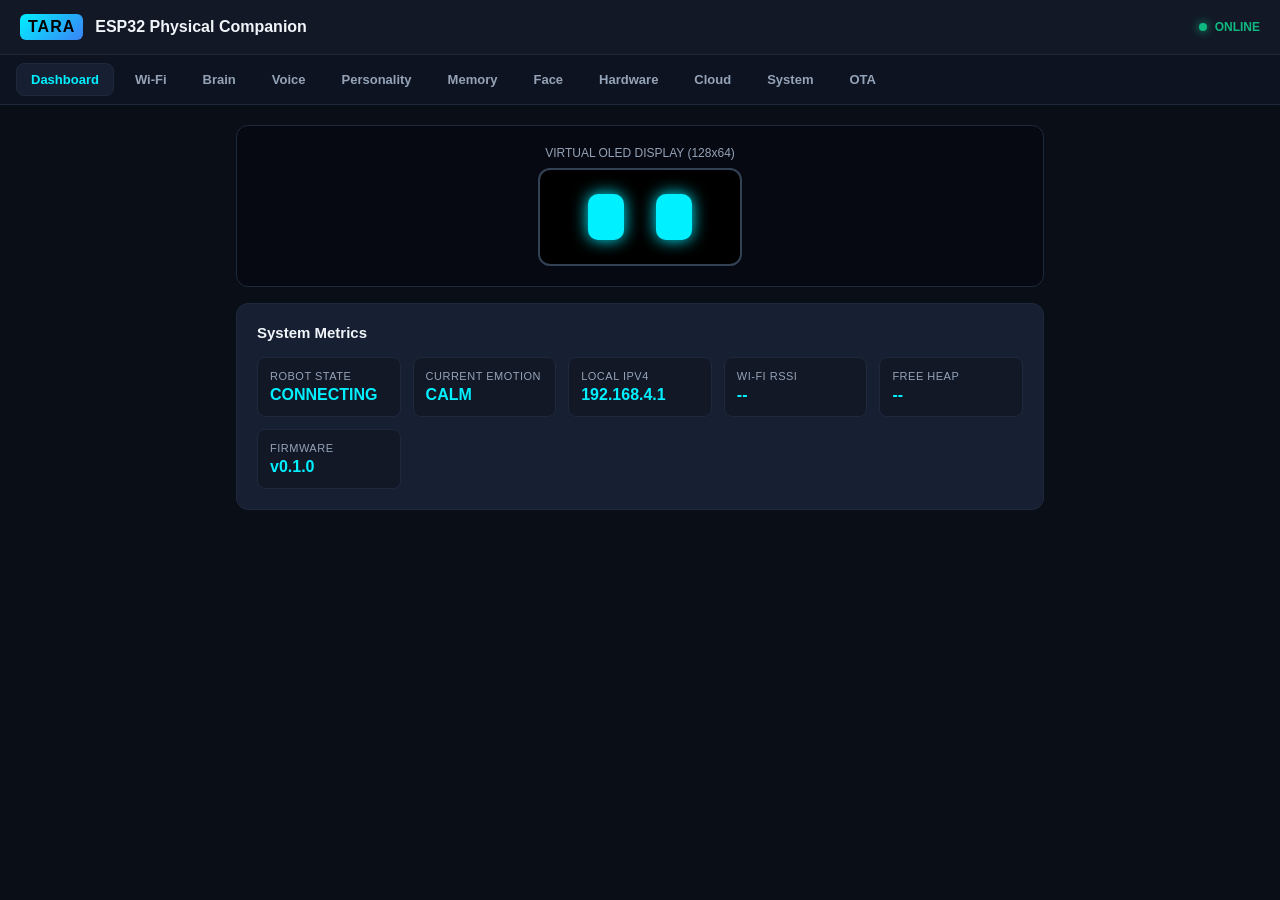
<file: firmware/data/web/index.html>
<!DOCTYPE html>
<html lang="en">
<head>
  <meta charset="UTF-8">
  <meta name="viewport" content="width=device-width, initial-scale=1.0">
  <title>TARA Companion Robot - Web Configuration</title>
  <link rel="stylesheet" href="tara.css">
</head>
<body>
  <header>
    <div class="logo">
      <div class="logo-badge">TARA</div>
      <span>ESP32 Physical Companion</span>
    </div>
    <div class="header-status">
      <span class="pulse-dot"></span>
      <span id="connStatus">ONLINE</span>
    </div>
  </header>

  <nav class="nav-bar">
    <button class="nav-item active" data-tab="dashboard">Dashboard</button>
    <button class="nav-item" data-tab="wifi">Wi-Fi</button>
    <button class="nav-item" data-tab="brain">Brain</button>
    <button class="nav-item" data-tab="voice">Voice</button>
    <button class="nav-item" data-tab="personality">Personality</button>
    <button class="nav-item" data-tab="memory">Memory</button>
    <button class="nav-item" data-tab="face">Face</button>
    <button class="nav-item" data-tab="hardware">Hardware</button>
    <button class="nav-item" data-tab="cloud">Cloud</button>
    <button class="nav-item" data-tab="system">System</button>
    <button class="nav-item" data-tab="ota">OTA</button>
  </nav>

  <main class="container">
    <!-- Dynamic tab content injected by tara.js -->
    <section id="contentArea"></section>
  </main>

  <script src="tara.js"></script>
</body>
</html>
</file>
<file: firmware/data/web/tara.css>
:root {
  --bg-primary: #0a0e17;
  --bg-secondary: #121826;
  --bg-card: #172033;
  --accent-cyan: #00f0ff;
  --accent-amber: #ffb800;
  --accent-magenta: #ff007a;
  --text-primary: #f1f5f9;
  --text-secondary: #94a3b8;
  --border-subtle: #1e293b;
  --success: #10b981;
  --danger: #ef4444;
}

* { box-sizing: border-box; margin: 0; padding: 0; font-family: -apple-system, BlinkMacSystemFont, "Segoe UI", Roboto, sans-serif; }
body { background: var(--bg-primary); color: var(--text-primary); min-height: 100vh; display: flex; flex-direction: column; }

header {
  background: var(--bg-secondary);
  border-bottom: 1px solid var(--border-subtle);
  padding: 14px 20px;
  display: flex;
  align-items: center;
  justify-content: space-between;
}
.logo { display: flex; align-items: center; gap: 12px; font-weight: 700; font-size: 16px; }
.logo-badge {
  background: linear-gradient(135deg, var(--accent-cyan), #3b82f6);
  color: #000;
  padding: 4px 8px;
  border-radius: 6px;
  font-weight: 900;
  letter-spacing: 1px;
}
.header-status { display: flex; align-items: center; gap: 8px; font-size: 12px; color: var(--success); font-weight: 600; }
.pulse-dot { width: 8px; height: 8px; border-radius: 50%; background: var(--success); box-shadow: 0 0 10px var(--success); animation: pulse 2s infinite; }
@keyframes pulse { 0%, 100% { opacity: 1; } 50% { opacity: 0.4; } }

.nav-bar {
  display: flex;
  background: #0d1320;
  padding: 8px 16px;
  gap: 6px;
  overflow-x: auto;
  border-bottom: 1px solid var(--border-subtle);
}
.nav-item {
  background: transparent;
  border: 1px solid transparent;
  color: var(--text-secondary);
  padding: 8px 14px;
  border-radius: 8px;
  font-size: 13px;
  font-weight: 600;
  cursor: pointer;
  white-space: nowrap;
  transition: all 0.2s ease;
}
.nav-item:hover { color: var(--text-primary); background: #161f33; }
.nav-item.active { color: var(--accent-cyan); background: var(--bg-card); border-color: var(--border-subtle); }

.container { flex: 1; max-width: 840px; margin: 0 auto; width: 100%; padding: 20px 16px; }
.card { background: var(--bg-card); border: 1px solid var(--border-subtle); border-radius: 12px; padding: 20px; margin-bottom: 16px; }
.card-header { font-size: 15px; font-weight: 700; margin-bottom: 16px; color: var(--text-primary); }

.metrics-grid { display: grid; grid-template-columns: repeat(auto-fill, minmax(140px, 1fr)); gap: 12px; }
.metric-box { background: var(--bg-secondary); border: 1px solid var(--border-subtle); border-radius: 8px; padding: 12px; }
.metric-label { font-size: 11px; text-transform: uppercase; color: var(--text-secondary); letter-spacing: 0.5px; }
.metric-value { font-size: 16px; font-weight: 700; color: var(--accent-cyan); margin-top: 4px; }

.btn {
  background: var(--accent-cyan);
  color: #000;
  border: none;
  padding: 10px 18px;
  border-radius: 8px;
  font-weight: 700;
  font-size: 13px;
  cursor: pointer;
  display: inline-flex;
  align-items: center;
  gap: 8px;
}
.btn-danger { background: var(--danger); color: #fff; }
.btn-secondary { background: var(--bg-secondary); color: var(--text-primary); border: 1px solid var(--border-subtle); }
</file>
